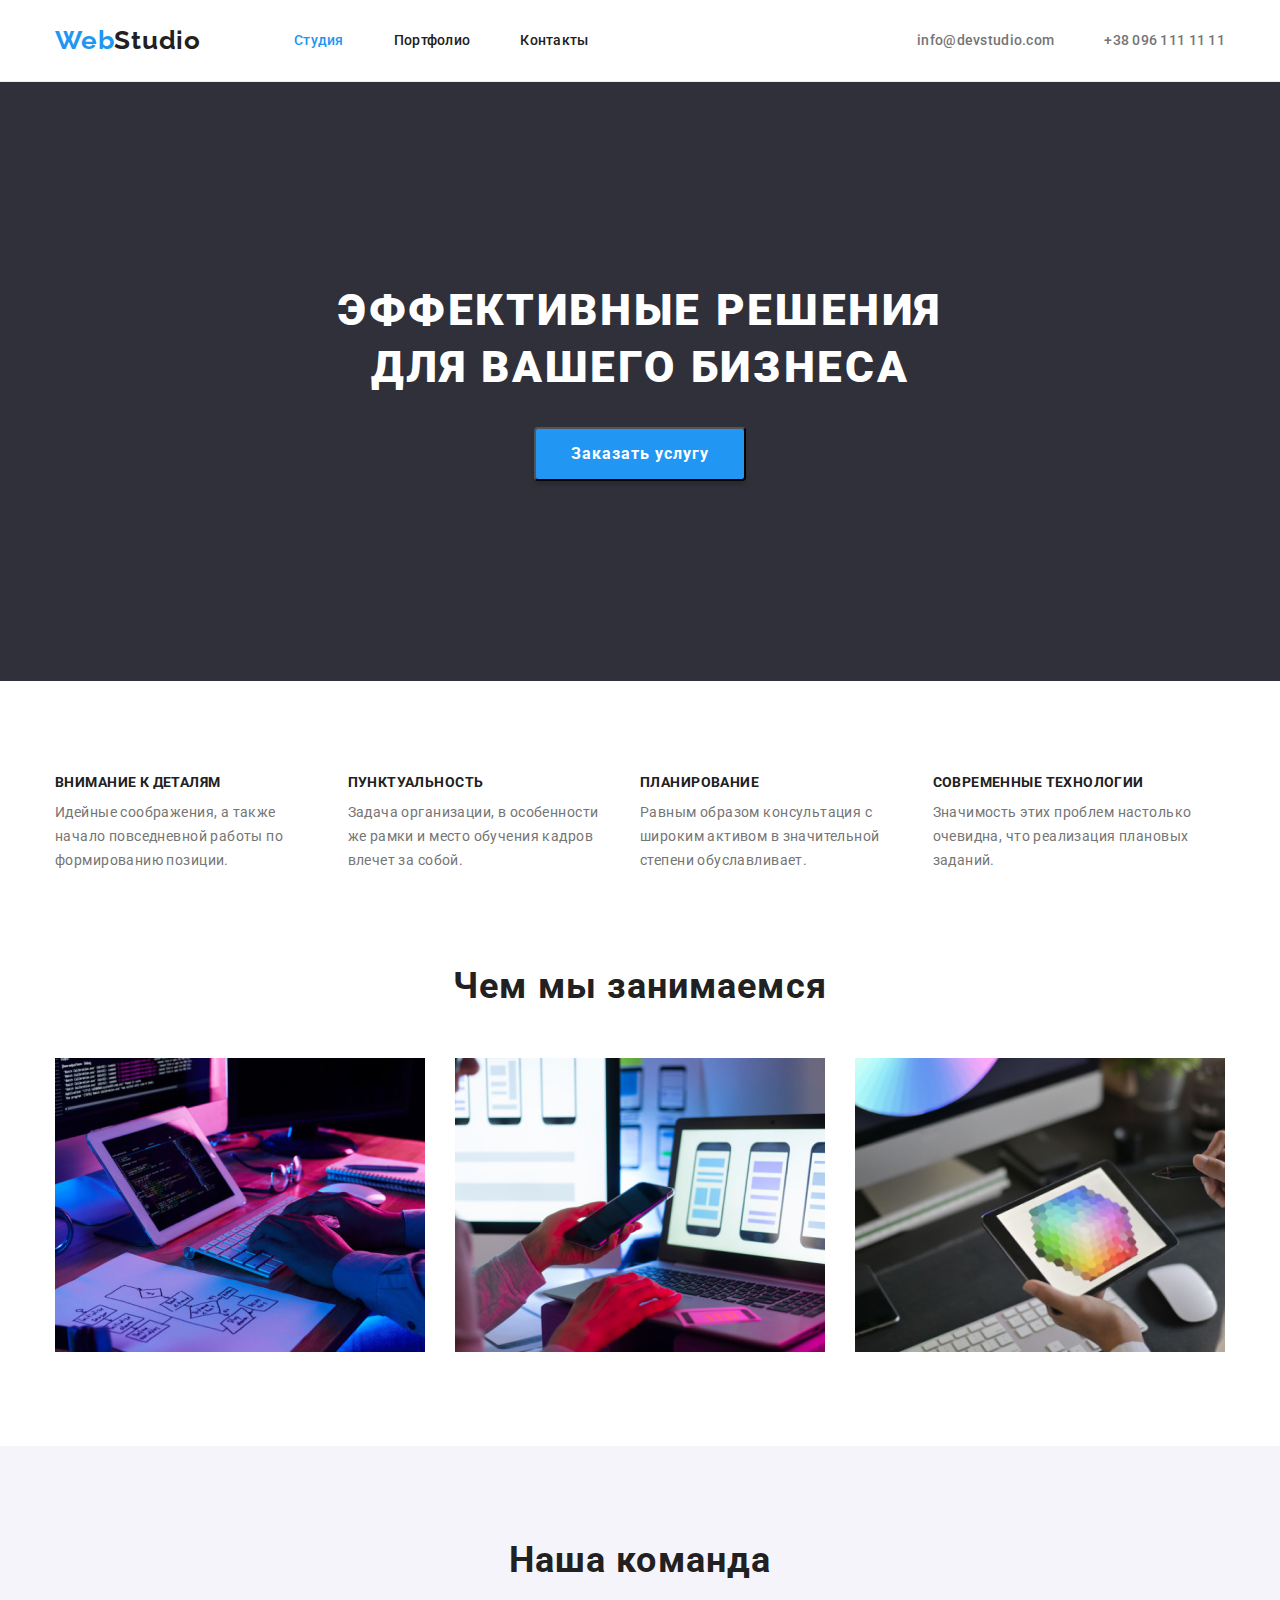
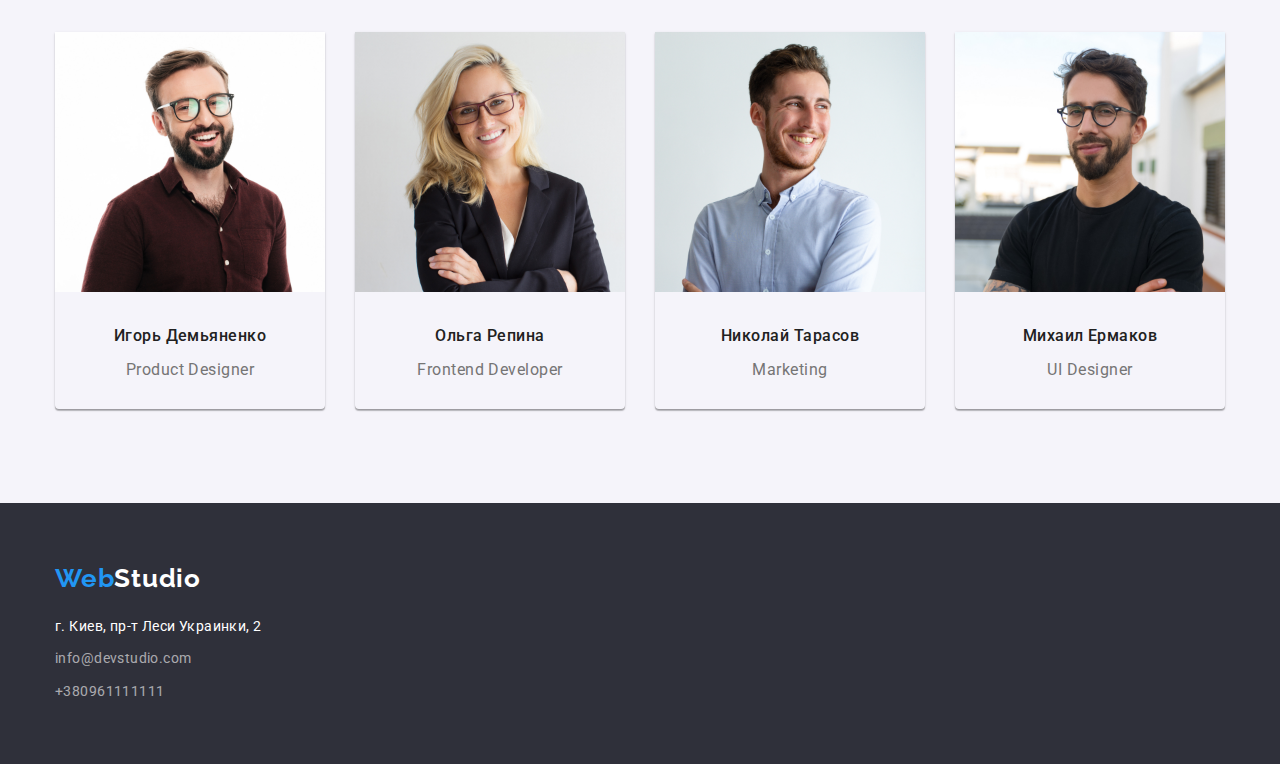
<file: index.html>
<!DOCTYPE html>
<html lang="ru">
<head>
    <meta charset="UTF-8">
    <meta http-equiv="X-UA-Compatible" content="IE=edge">
    <meta name="viewport" content="width=device-width, initial-scale=1.0">
    <title>Document</title>
    <link rel="stylesheet" href="./modern-normalize.css"/>
<link rel="preconnect" href="https://fonts.googleapis.com">
<link rel="preconnect" href="https://fonts.gstatic.com" crossorigin>
<link href="https://fonts.googleapis.com/css2?family=Raleway:wght@700&family=Roboto:wght@400;500;700;900&display=swap"
    rel="stylesheet">
    <link rel="stylesheet" href="./css/styles.css"/>
   
    
</head>
<body>
    <!-- Page header -->
        <header class="header-nav">
            <div class="container-nav">
                <nav class="nav-site">
                    <a href="/" class="name"><span class="name-web">Web</span>Studio</a> 
                    <ul class="ul-box list-none">
                        <li class="nav-li"><a href="./index.html" ><span class="nav-link-portfolio">Студия</span></a></li>
                        <li class="nav-li"><a href="./portfolio.html" class="nav-link">Портфолио</a></li>
                        <li class="nav-li"><a href="" class="nav-link">Контакты</a></li>
                    </ul>
                </nav>
                        <ul class="nav-contact list-none">
                            <li class="contact-li"><a href="mailto:info@devstudio.com" class="nav-contact-info">info@devstudio.com</a></li>
                            <li class="contact-li"><a href="tel:+380961111111" class="nav-contact-info">+38 096 111 11 11</a></li>
                        </ul>
            </div>
        </header>
    <!-- Section-back-ground-title -->
    <main>
       
        <section class="background-desk">
            <h1 class="heading">Эффективные решения для вашего бизнеса</h1>
            <button type="button" class="head-button">Заказать услугу</button>
        </section>
       
    <!-- Section-our-work -->
            <section class="about-work">
                <div class="container">
                    <h2 class="visually-hidden">Особенности</h2>
                        <ul class="list-none paragraph-list">
                            <li class="paragraph-work">
                                <h3 class="paragraph-name">Внимание к деталям</h3>
                                <p class="paragraph-team">Идейные соображения, а также начало повседневной работы по формированию позиции.</p>
                            </li>
                            <li class="paragraph-work">
                                <h3 class="paragraph-name">Пунктуальность</h3>
                                <p class="paragraph-team">Задача организации, в особенности же рамки и место обучения кадров влечет за собой.</p>
                            </li>
                            <li class="paragraph-work">
                                <h3 class="paragraph-name">Планирование</h3>
                                <p class="paragraph-team">Равным образом консультация с широким активом в значительной степени обуславливает.</p></li>
                            <li class="paragraph-work">
                                <h3 class="paragraph-name">Современные технологии</h3>
                                <p class="paragraph-team">Значимость этих проблем настолько очевидна, что реализация плановых заданий.</p></li>
                        </ul>
                </div>
            </section>
            <section class="image-work">
                <div class="container">
                    <h2 class="second-heading">Чем мы занимаемся</h2>
                        <ul class="list-none all-image">
                            <li class="image"><img src="./images/img11.jpg" alt="печатать на клавиатуре" width="370"></li>
                            <li class="image"><img src="./images/img12.jpg" alt="телефон и ноутбук" width="370"></li>
                            <li class="image"><img src="./images/img13.jpg" alt="планшет в руке" width="370"></li>
                        </ul>
                </div>
            </section>     
        
    <!-- Section-our-team -->
    <section class="team">
           <div class="container">
            <h2 class="second-heading">Наша команда</h2>
                <ul class="list-none workers">
                    <li class="people-box">
                        <img src="./images/img21.jpg" alt="мужчина в очках" width="270">
                        <div class="people">
                            <h3 class="user">Игорь Демьяненко</h3> 
                            <p class="user-work">Product Designer</p>
                        </div>
                        
                    </li>
                    <li class="people-box">
                        <img src="./images/img22.jpg" alt="женщина со светлыми волосами в очках" width="270">
                        <div class="people">
                            <h3 class="user">Ольга Репина</h3>
                            <p class="user-work">Frontend Developer</p>
                        </div>
                    </li>
                    <li class="people-box">
                        <img src="./images/img23.jpg" alt="мужчина с улыбкой смотрит в сторону" width="270">
                        <div class="people">
                            <h3 class="user">Николай Тарасов</h3>
                            <p class="user-work">Marketing</p>
                        </div>
                    </li>
                    <li class="people-box">
                        <img src="./images/img24.jpg" alt="мужчина с бородой в очках" width="270">
                        <div class="people">
                            <h3 class="user">Михаил Ермаков</h3>
                            <p class="user-work">UI Designer</p>
                        </div>
                    </li>
                </ul>
         </div>
    </section>
    </main>
    <!-- Footer-adress -->
        <footer class="footer-adress background-desk">
            <div class="container">
                <a href="/" class="name-footer"><span class="name-web">Web</span><span class="studio">Studio</span>
                </a>
                    <address> 
                            <p class="street">г. Киев, пр-т Леси Украинки, 2</p>
                        <ul class="list-none">
                            <li class="push"><a href="mailto:info@devstudio.com" class="footer-contact">info@devstudio.com</a></li>
                            <li class="push"><a href="tel:+380961111111" class="footer-contact">+380961111111</a></li>
                        </ul>
                    </address>
            </div>
        </footer>
</body>
</file>
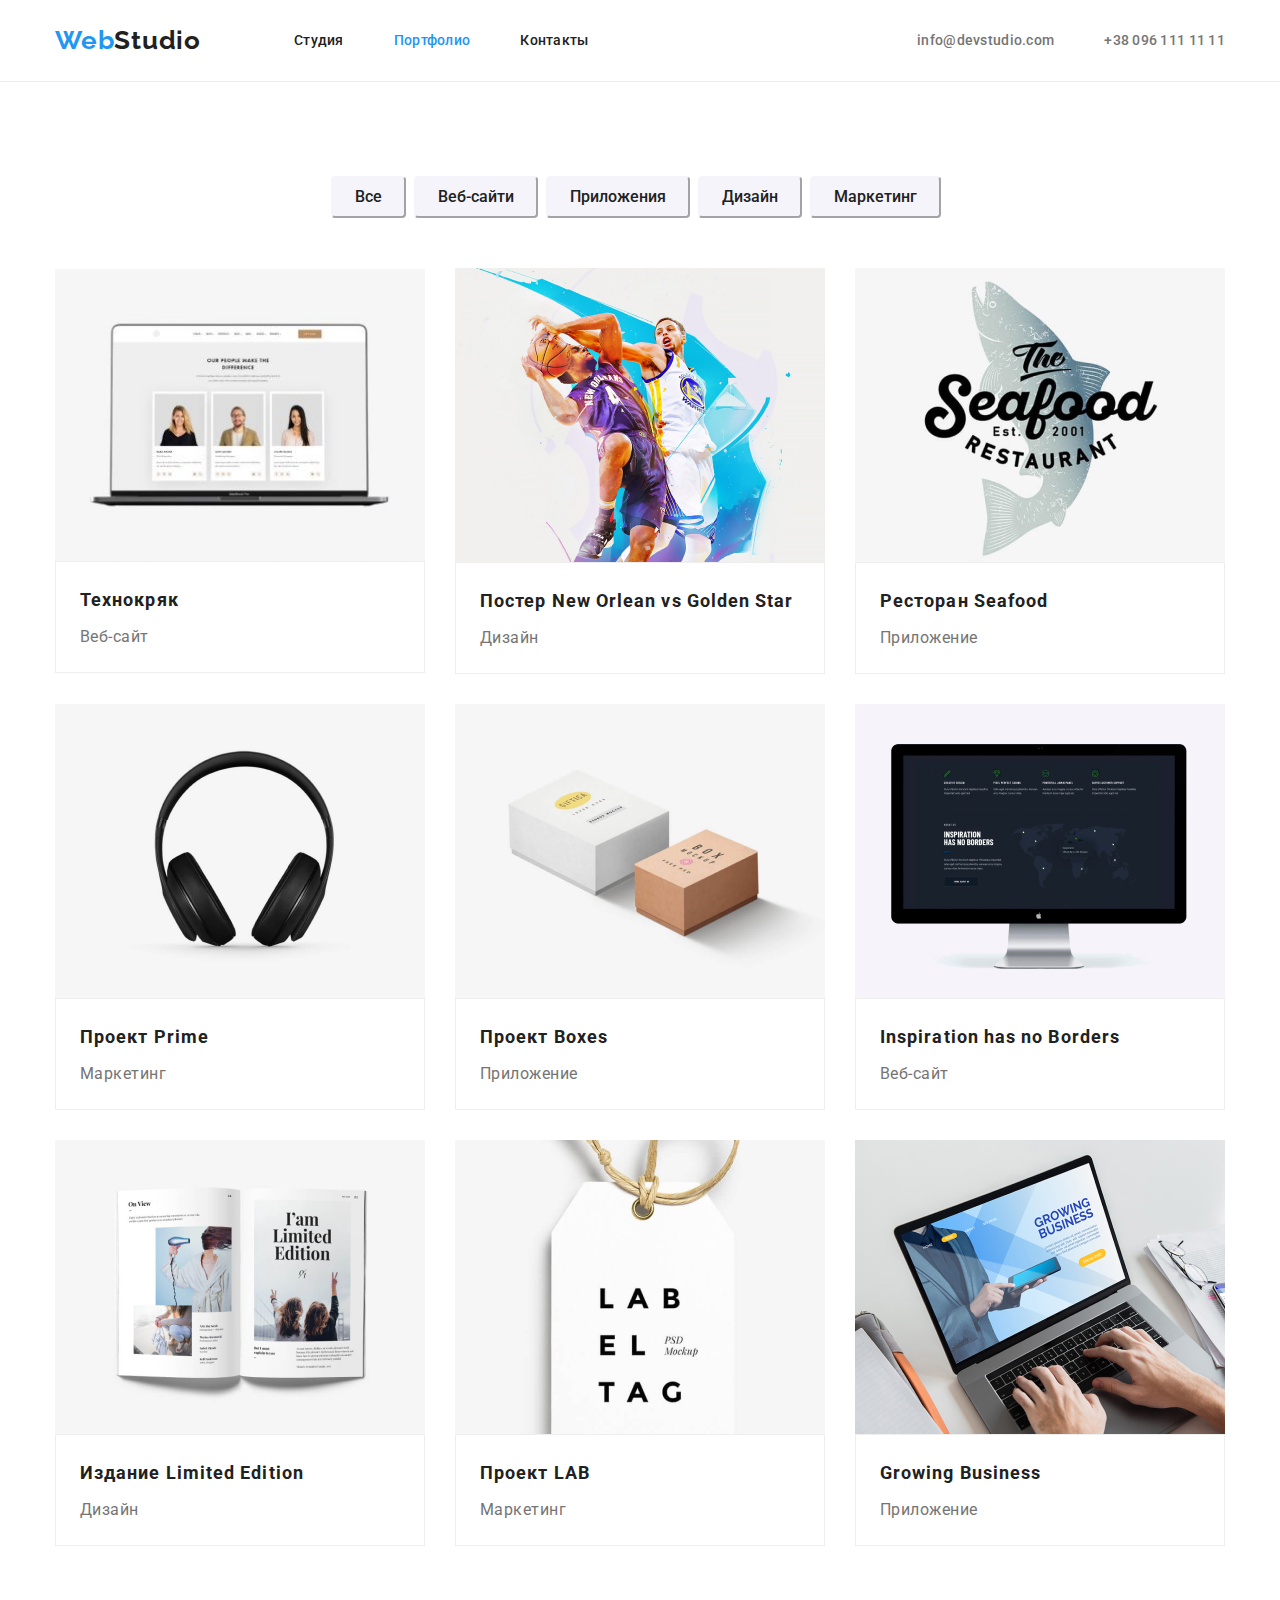
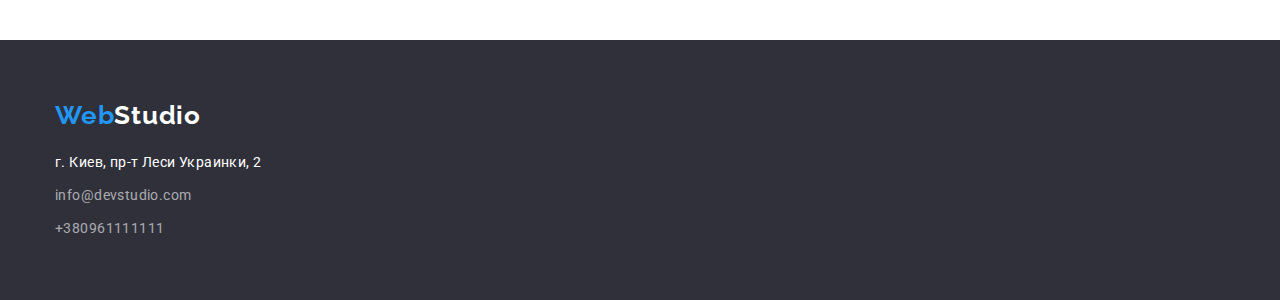
<file: portfolio.html>
<!DOCTYPE html>
<html lang="ru">
<head>
    <meta charset="UTF-8">
    <meta http-equiv="X-UA-Compatible" content="IE=edge">
    <meta name="viewport" content="width=device-width, initial-scale=1.0">
    <title>Document</title>
    <link rel="stylesheet" href="./modern-normalize.css"/>
    <link rel="preconnect" href="https://fonts.googleapis.com">
    <link rel="preconnect" href="https://fonts.gstatic.com" crossorigin>
    <link href="https://fonts.googleapis.com/css2?family=Raleway:wght@700&family=Roboto:wght@400;500;700;900&display=swap"
        rel="stylesheet">
    <link rel="stylesheet" href="./css/styles.css"/>
   
</head>
<body>
    <!-- Page header portfolio-->
        <header class="header-nav">
            <div class="container-nav">
                <nav class="nav-site">
                    <a href="/" class="name"><span class="name-web">Web</span>Studio</a>
                <ul class="ul-box list-none">
                        <li class="nav-li"><a href="./index.html" class="nav-link">Студия</a></li>
                        <li class="nav-li"><a href="./portfolio.html"><span class="nav-link-portfolio">Портфолио</span></a></li>
                        <li class="nav-li"><a href="" class="nav-link">Контакты</a></li>
                    </ul>
                </nav>
                <ul class="nav-contact list-none">
                    <li class="contact-li"><a href="mailto:info@devstudio.com" class="nav-contact-info">info@devstudio.com</a></li>
                    <li class="contact-li"><a href="tel:+380961111111" class="nav-contact-info">+38 096 111 11 11</a></li>
                </ul>
            </div>
        </header>
    <main>
                <section class="section"><!-- Section main -->
                    <div class="container">
                            <ul class="list-none btn container-all">
                                <li class="btn"><button type="button" class="btn-all">Все</button></li>
                                <li class="btn"><button type="button" class="btn-all">Веб-сайти</button></li>
                                <li class="btn"><button type="button" class="btn-all">Приложения</button></li>
                                <li class="btn"><button type="button" class="btn-all">Дизайн</button></li>
                                <li class="btn"><button type="button" class="btn-all">Маркетинг</button></li>
                            </ul>
                              
                    
                        <ul class="list-none container-set">
                            <li class="container-picture">
                                <img src="./images/img31.jpg" alt="Макет ноутбука" width="370">
                                <div class="text-box">
                                    <h2 class="name-picture">Технокряк</h2>
                                    <p class="second-name-picture">Веб-сайт</p>
                                </div>
                            </li>
                            <li class="container-picture">
                                <img src="./images/img32.jpg" alt="Два баскетболиста с мячем" width="370">
                                <div class="text-box">
                                    <h2 class="name-picture">Постер New Orlean vs Golden Star</h2>
                                    <p class="second-name-picture">Дизайн</p>
                                </div>
                            </li>
                            <li class="container-picture">
                                <img src="./images/img33.jpg" alt="Логотип рыбного ресторана" width="370">
                                <div class="text-box">
                                    <h2 class="name-picture">Ресторан Seafood</h2>
                                    <p class="second-name-picture">Приложение</p>
                                </div>
                            </li>
                            <li class="container-picture">
                                <img src="./images/img34.jpg" alt="Объемные наушники" width="370">
                                <div class="text-box">
                                    <h2 class="name-picture">Проект Prime</h2>
                                    <p class="second-name-picture">Маркетинг</p>
                                </div>
                            </li>
                            <li class="container-picture">
                                <img src="./images/img35.jpg" alt="Красная и оранжевая коробки" width="370">
                                <div class="text-box">
                                    <h2 class="name-picture">Проект Boxes</h2>
                                    <p class="second-name-picture">Приложение</p>
                                </div>
                            </li>
                            <li class="container-picture">
                                <img src="./images/img36.jpg" alt="Монитор копмьютера" width="370">
                                <div class="text-box">
                                    <h2 class="name-picture">Inspiration has no Borders</h2>
                                    <p class="second-name-picture">Веб-сайт</p>
                                </div>
                            </li>
                            <li class="container-picture">
                                <img src="./images/img37.jpg" alt="Открытый журнал" width="370">
                                <div class="text-box">
                                    <h2 class="name-picture">Издание Limited Edition</h2>
                                    <p class="second-name-picture">Дизайн</p>
                                </div>
                            </li>
                            <li class="container-picture">
                                <img src="./images/img38.jpg" alt="Бирка" width="370">
                                <div class="text-box">
                                    <h2 class="name-picture">Проект LAB</h2>
                                    <p class="second-name-picture">Маркетинг</p>
                                </div>
                            </li>
                            <li class="container-picture">
                                <img src="./images/img39.jpg" alt="Печать на ноутбуке" width="370">
                                <div class="text-box">
                                    <h2 class="name-picture">Growing Business</h2>
                                    <p class="second-name-picture">Приложение</p>
                                </div>
                            </li>
                        </ul>
                    </div>
                </section>
    </main>
    <!-- Footer-adress -->
    <footer class="footer-adress background-desk">
        <div class="container">
            <a href="/" class="name-footer"><span class="name-web">Web</span><span class="studio">Studio</span>
            </a>
            <address>
                <p class="street">г. Киев, пр-т Леси Украинки, 2</p>
                <ul class="list-none">
                    <li class="push"><a href="mailto:info@devstudio.com" class="footer-contact">info@devstudio.com</a></li>
                    <li class="push"><a href="tel:+380961111111" class="footer-contact">+380961111111</a></li>
                </ul>
            </address>
        </div>
    </footer>


</body>
</html>
</file>
<file: css/styles.css>
:root {
  --them-colour: #2196f3;
  --them-colour-two: #2f303a;

  --text-primary: #212121;
  --text-primary-second: #757575;
  --container-set: 30px;
}

body {
  font-family: "Roboto";
  list-style: none;
}
/* отменяю точки */
.list-none {
  list-style: none;
  margin: 0;
  padding: 0;
}
.visually-hidden {
  position: absolute;
  clip: rect(0 0 0 0);
  width: 1px;
  height: 1px;
  margin: -1px;
}

img {
  display: block;
  max-width: 100%;
}

/* хедер */
.name {
  font-family: Raleway;
  font-style: normal;
  font-weight: bold;
  font-size: 26px;
  line-height: 1.2;
  letter-spacing: 0.03em;
  color: #000000;
  text-decoration: none;
  margin-right: 93px;
}
.name-web {
  color: var(--them-colour);
}
.nav-site a {
  color: #212121;
  text-decoration: none;
}

.nav-contact :hover,
.nav-contact :focus {
  color: var(--them-colour);
}
.nav-contact-info {
  color: var(--text-primary-second);
  text-decoration: none;
  font-weight: 500;
  font-size: 14px;
  line-height: 1.1px;
  letter-spacing: 0.02em;
}

.nav-link {
  font-weight: 500;
  font-size: 14px;
  line-height: 1.1px;
  letter-spacing: 0.02em;
}
.nav-link:hover,
.nav-link:focus {
  color: var(--them-colour);
}

.background-desk {
  background: #2f303a;
  padding: 200px 0;
}

.background-desk-footer {
  background: #2f303a;
  width: 1600px;
  height: 252px;
}

.head-button {
  background: #2196f3;
  box-shadow: 0px 4px 4px rgba(0, 0, 0, 0.15);
  border-radius: 4px;
  font-weight: bold;
  font-size: 16px;
  line-height: 1.9;
  cursor: pointer;
  padding: 10px 35px 10px 35px;

  /* текст кнопки */
  align-items: center;
  text-align: center;
  letter-spacing: 0.06em;
  margin: 0 auto;
  display: flex;
  color: #ffffff;
}
.heading {
  font-weight: 900;
  font-size: 44px;
  line-height: 1.3;
  text-align: center;
  letter-spacing: 0.06em;
  text-transform: uppercase;
  color: #ffffff;
  width: 696px;
  margin: 0 auto;
  margin-bottom: 30px;
}

.paragraph-name {
  font-weight: bold;
  font-size: 14px;
  line-height: 1.14;
  letter-spacing: 0.03em;
  text-transform: uppercase;
  margin-bottom: 10px;
  color: #212121;
}

.paragraph-team {
  font-weight: normal;
  font-size: 14px;
  line-height: 1.7;
  letter-spacing: 0.03em;
  color: #757575;
  margin: 0px;
}

.team {
  padding-top: 94px;
  padding-bottom: 94px;
  background-color: #f5f4fa;
}
.second-heading {
  font-family: Roboto;
  font-style: normal;
  font-weight: bold;
  font-size: 36px;
  line-height: 1.16;
  text-align: center;
  padding-bottom: 50px;
  letter-spacing: 0.03em;
  color: #212121;
}

.our-command {
  margin: 0px 0px;
}
.user {
  font-weight: 500;
  font-size: 16px;
  line-height: 1.8;
  text-align: center;
  letter-spacing: 0.03em;
  color: #212121;
  margin-top: 0px;
}

.user-work {
  font-size: 16px;
  line-height: 1.18;
  text-align: center;
  letter-spacing: 0.03em;
  margin: 0px 0px;
  color: #757575;
}

.footer {
  text-decoration: none;
}

.street {
  font-size: 14px;
  line-height: 1.7;
  letter-spacing: 0.03em;
  font-style: normal;
  color: #ffffff;
  margin: 0px 0px;
  margin-bottom: 9px;
}

.footer-contact {
  font-style: normal;
  font-size: 14px;
  line-height: 1.7;
  letter-spacing: 0.03em;
  text-decoration: none;
  color: rgba(255, 255, 255, 0.6);
}

.push:not(:last-child) {
  margin-bottom: 9px;
}

/* !!!!!! page two Portfolio !!!!!!*/

.studio {
  font-size: 26px;
  line-height: 1.19;
  letter-spacing: 0.03em;

  color: #ffffff;
}

.nav-link-portfolio {
  color: #2196f3;
  font-weight: 500;
  font-size: 14px;
  line-height: 1.1px;
  letter-spacing: 0.02em;
}

/* button-portfolio! */

.btn-all:hover {
  text-decoration: none;
  color: #ffffff;
}
/* кнопки */
.btn-all:hover,
.btn-all:focus {
  background: #2196f3;
  border-radius: 4px;
  border-color: #f5f4fa;
}

.btn-all {
  border-radius: 4px;
  border-color: #f5f4fa;
  padding: 6px 22px;
  font-weight: 500;
  font-size: 16px;
  line-height: 1.62;
  text-align: center;
  color: #212121;
  background-color: #f5f4fa;
  cursor: pointer;
}
.btn:not(:last-child) {
  margin-right: 8px;
}

/* button-portfolio! */

.name-picture {
  font-size: 18px;
  line-height: 2;
  letter-spacing: 0.06em;
  color: #212121;
  margin-bottom: 4px;
}

.second-name-picture {
  font-size: 16px;
  line-height: 1.87;
  letter-spacing: 0.03em;
  color: #757575;
  margin: 0px;
}

/* ставим на места елементы */

/* 1 страница */

.container-nav {
  display: flex;
  align-items: center;
  width: 1200px;
  padding: 0 15px;
  margin: 0 auto;
}

.container {
  align-items: center;
  width: 1200px;
  padding: 0 15px;
  margin: 0 auto;
}
.header-nav {
  padding: 25px 0;
  border-bottom: 1px solid #ececec;
}
.ul-box {
  display: flex;
  margin: 0px;
  padding: 0px;
}
.nav-contact {
  display: flex;
  margin: 0px;
  padding: 0px;
}
.nav-site {
  display: flex;
  margin-right: auto;
  align-items: center;
}

.nav-li:not(:last-child) {
  margin-right: 50px;
}

.contact-li:not(:last-child) {
  margin-right: 50px;
}

.about-work {
  padding-top: 94px;
}

.paragraph-list {
  display: flex;
  margin-right: 30px;
}
.paragraph-work:not(:last-child) {
  margin-right: 30px;
}
.paragraph-work {
  width: 270px;
  margin: 0px;
}
.image-work {
  padding-top: 94px;
  padding-bottom: 94px;
}

.all-image {
  display: flex;
}

.image:not(:last-child) {
  margin-right: 30px;
}

.all-image {
  display: flex;
}

.workers {
  display: flex;
}
.people-box:not(:last-child) {
  margin-right: 30px;
}
.user {
  margin-bottom: 10px;
}

.people-box {
  box-shadow: 0px 1px 3px rgb(0 0 0 / 12%), 0px 1px 1px rgb(0 0 0 / 14%),
    0px 2px 1px rgb(0 0 0 / 20%);
  border-radius: 0px 0px 4px 4px;
  background-color: var(--primary-background-color);
}

.people {
  padding: 30px 0px 30px 0px;
}
h1,
h2,
h3,
h4,
h5,
h6 {
  margin: 0;
}
/* 2 page */

.section {
  padding-top: 94px;
  padding-bottom: 94px;
}
.container-item {
  padding-left: 5px;
  padding-right: 5px;
  margin-left: auto;
  margin-right: auto;
}

.container-all {
  justify-content: center;
  display: flex;
  margin-bottom: 50px;
}

.container-btn {
  display: flex;
  flex-wrap: wrap;
  justify-content: center;
  margin-bottom: 34px;
}

/* с репетой */

.container-set {
  align-items: center;
  display: flex;
  flex-wrap: wrap;
  padding: 0px;
  margin: 0px;

  margin-top: calc(-1 * var(--container-set));
  margin-left: calc(-1 * var(--container-set));
}
.container-set > .container-picture {
  flex-basis: calc(100% / 3 - var(--container-set));

  margin-left: var(--container-set);
  margin-top: var(--container-set);
}
.text-box {
  padding: 20px 24px 20px 24px;
  background: #ffffff;
  border: 1px solid #eeeeee;
  box-sizing: border-box;
}

/* с репетой */

.name-footer {
  font-family: Raleway;
  font-style: normal;
  font-weight: bold;
  font-size: 26px;
  line-height: 1.2;
  letter-spacing: 0.03em;
  color: #000000;
  text-decoration: none;
  display: block;
  margin-bottom: 20px;
}
.footer-adress {
  text-decoration: none;
  padding: 60px 0px;
}
</file>
